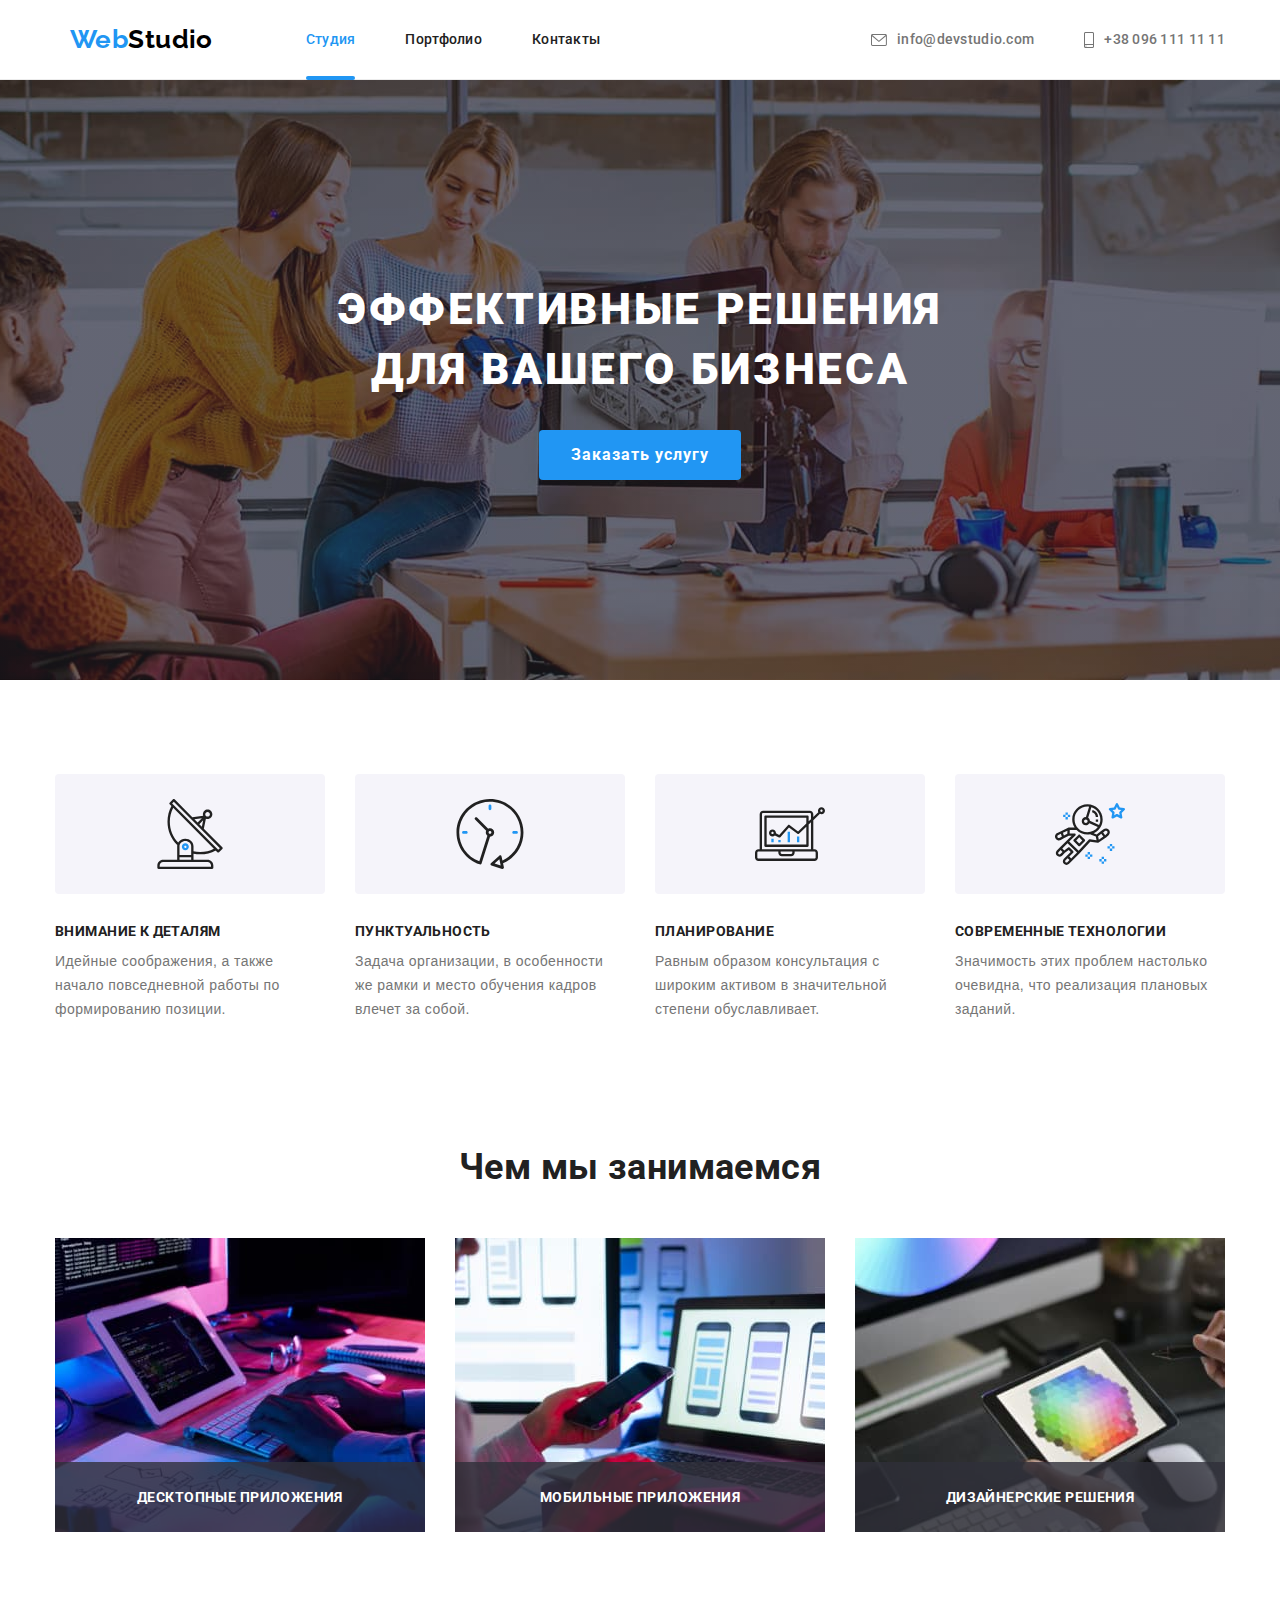
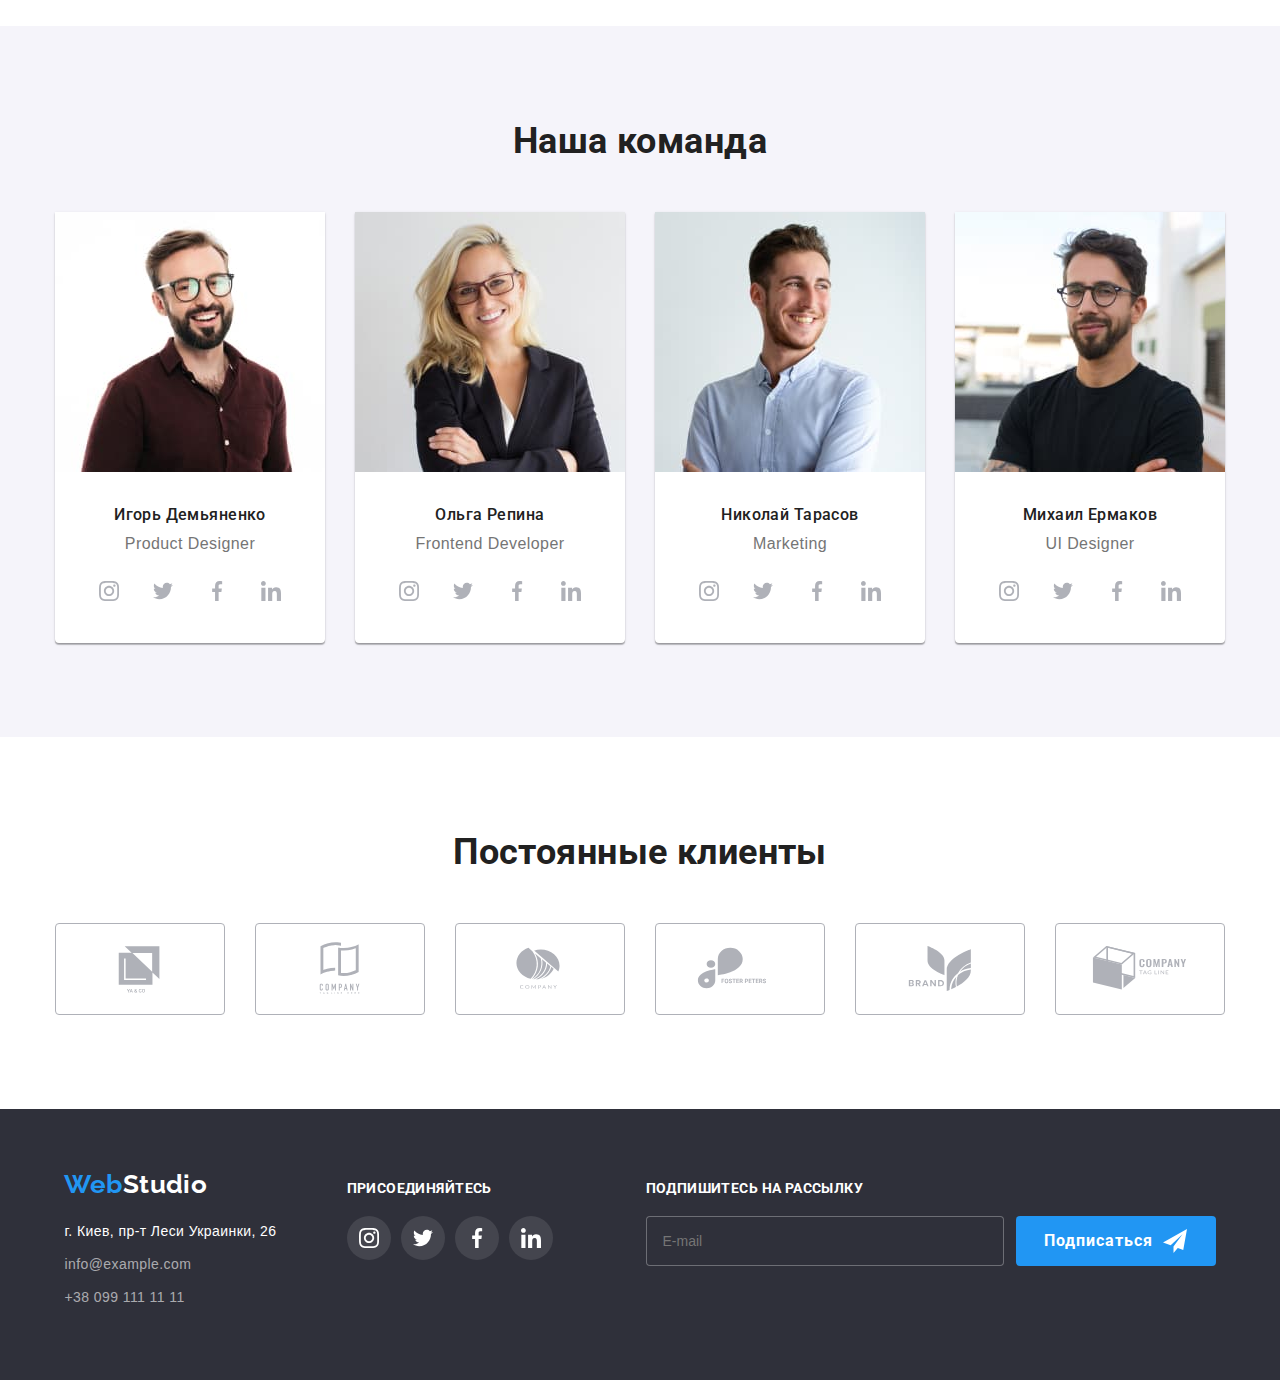
<file: index.html>
<!DOCTYPE html>
<html lang="ru">
  <head>
    <meta charset="UTF-8" />
    <meta name="viewport" content="width=device-width, initial-scale=1.0" />
    <title>WebStudio- эффективные решения для вашего бизнеса</title>
    <link rel="preconnect" href="https://fonts.googleapis.com" />
    <link rel="preconnect" href="https://fonts.gstatic.com" crossorigin />
    <link
      href="https://fonts.googleapis.com/css2?family=Raleway:wght@700&family=Roboto:wght@400;500;700;900&display=swap"
      rel="stylesheet"
    />
    <link
      rel="stylesheet"
      href="https://cdnjs.cloudflare.com/ajax/libs/modern-normalize/1.1.0/modern-normalize.min.css"
    />
    <link rel="stylesheet" href="./css/main.min.css" />
  </head>
  <body>
    <!--Хеддер -->
    <header class="header">
      <button
        type="button"
        class="main-nav__button"
        aria-expanded="false"
        aria-controls="mobile-menu"
        data-menu-button
      >
        <svg width="40" height="40" aria-label="Переключатель мобильного меню">
          <use
            class="icon-cross"
            href="./images/icons.svg#header-menuclose"
          ></use>
          <use
            class="icon-menu"
            href="./images/icons.svg#header-menuopen"
          ></use>
        </svg>
      </button>
      <!-- Mobile menu -->
      <div class="mobile-menu" id="mobile-menu" data-menu>
        <div class="mobile-nav">
          <ul class="mobile-nav__list">
            <li class="mobile-nav__item">
              <a
                class="mobile-nav__link mobile-nav__link--current"
                href="./index.html"
                >Студия</a
              >
            </li>
            <li class="mobile-nav__item">
              <a class="mobile-nav__link" href="./portfolio.html">Портфолио</a>
            </li>
            <li class="mobile-nav__item">
              <a class="mobile-nav__link" href="/">Контакты</a>
            </li>
          </ul>
          <ul class="mobile-contacts__menu">
            <li class="mobile-contacts__item">
              <a class="mobile-contacts__link--phone" href="tel:+380961111111">
                +38 096 111 11 11</a
              >
            </li>
            <li class="mobile-contacts__item">
              <a class="mobile-contacts__link" href="mailto:info@devstudio.com">
                info@devstudio.com</a
              >
            </li>
          </ul>
          <ul class="mobile__social">
            <li class="mobile__social-btn">
              <a class="mobile__social-link" href="#">Instagram</a>
            </li>
            <li class="mobile__social-btn">
              <a class="mobile__social-link" href="#">Twitter</a>
            </li>
            <li class="mobile__social-btn">
              <a class="mobile__social-link" href="#">Facebook</a>
            </li>
            <li class="mobile__social-btn">
              <a class="mobile__social-link" href="#">LinkedIn</a>
            </li>
          </ul>
        </div>
      </div>
      <!-- Main menu -->
      <div class="container main-nav">
        <a class="logo logo--header" href="/">
          <span class="logo--accent">Web</span>Studio</a
        >
        <nav class="main-nav__menu">
          <ul class="main-nav__list">
            <li class="main-nav__item">
              <a
                class="main-nav__link main-nav__link--current"
                href="./index.html"
                >Студия</a
              >
            </li>
            <li class="main-nav__item">
              <a class="main-nav__link" href="./portfolio.html">Портфолио</a>
            </li>
            <li class="main-nav__item">
              <a class="main-nav__link" href="/">Контакты</a>
            </li>
          </ul>
        </nav>
        <ul class="main-contacts__menu">
          <li class="main-contacts__item">
            <a class="main-contacts__link" href="mailto:info@devstudio.com">
              <svg class="main-contacts__icon" width="16px" height="12px">
                <use href="./images/icons.svg#envelope"></use>
              </svg>
              info@devstudio.com</a
            >
          </li>
          <li class="main-contacts__item">
            <a class="main-contacts__link" href="tel:+380961111111">
              <svg class="main-contacts__icon" width="10px" height="16px">
                <use href="./images/icons.svg#smartphone"></use>
              </svg>
              +38 096 111 11 11</a
            >
          </li>
        </ul>
      </div>
    </header>
    <main>
      <!-- Главная секция -->
      <section class="main-section">
        <div class="container">
          <h1 class="main-section__title">
            Эффективные решения<br />для вашего бизнеса
          </h1>
          <button class="main-section__button" type="button" data-modal-open>
            Заказать услугу
          </button>
        </div>
        <div class="backdrop is-hidden" data-modal>
          <div class="modal">
            <button class="modal__button--close" data-modal-close>
              <svg class="modal__icon--close" width="11px" height="11px">
                <use href="./images/icons.svg#close-modal"></use>
              </svg>
            </button>
            <form class="main-form">
              <p class="main-form__title">
                Оставьте свои данные, мы вам перезвоним
              </p>
              <div class="main-form__field">
                <label
                  for="name"
                  class="main-form__label main-form__label--first"
                  >Имя</label
                >
                <input
                  type="text"
                  class="main-form__input"
                  name="name"
                  id="name"
                />
                <svg class="main-form__icon" width="18px" height="18px">
                  <use href="./images/icons.svg#name-icon"></use>
                </svg>
              </div>
              <div class="main-form__field">
                <label for="phone" class="main-form__label">Телефон</label>
                <input
                  type="tel"
                  class="main-form__input"
                  name="phone-number"
                  id="phone"
                />
                <svg class="main-form__icon" width="18px" height="18px">
                  <use href="./images/icons.svg#phone-icon"></use>
                </svg>
              </div>
              <div class="main-form__field">
                <label for="email" class="main-form__label">Почта</label>
                <input
                  type="email"
                  class="main-form__input"
                  name="email"
                  id="email"
                />
                <svg class="main-form__icon" width="18px" height="18px">
                  <use href="./images/icons.svg#email-icon"></use>
                </svg>
              </div>
              <div class="main-form__field">
                <label for="comment" class="main-form__label"
                  >Комментарий</label
                >
                <textarea
                  class="main-form__comment"
                  name="comment"
                  id="comment"
                  placeholder="Введите текст"
                ></textarea>
              </div>
              <div class="main-form__agreement">
                <label for="agreement" class="main-form__agreement-label">
                  <input
                    class="main-form__agreement-checkbox"
                    type="checkbox"
                    name="agreement"
                    id="agreement"
                  />
                  <span class="main-form__icon--border">
                    <svg width="16px" height="15px">
                      <use href="./images/icons.svg#icon-check"></use>
                    </svg>
                  </span>
                  Соглашаюсь с рассылкой и принимаю
                  <a href="#">Условия договора</a>
                </label>
              </div>
              <button type="submit" class="main-form__button--submit">
                Отправить
              </button>
            </form>
          </div>
        </div>
      </section>
      <!-- Наши преимущества -->
      <section class="benefits">
        <div class="container">
          <h2 class="visually-hidden">Наши преимущества</h2>
          <ul class="benefits__list">
            <li class="benefits__list-item">
              <div class="benefits__icon">
                <svg width="70px" height="70px">
                  <use href="./images/icons.svg#benefits1"></use>
                </svg>
              </div>
              <h3 class="benefits__title">Внимание к деталям</h3>
              <p class="benefits__text">
                Идейные соображения, а также начало повседневной работы по
                формированию позиции.
              </p>
            </li>
            <li class="benefits__list-item">
              <div class="benefits__icon">
                <svg width="70px" height="70px">
                  <use href="./images/icons.svg#benefits2"></use>
                </svg>
              </div>
              <h3 class="benefits__title">Пунктуальность</h3>
              <p class="benefits__text">
                Задача организации, в особенности же рамки и место обучения
                кадров влечет за собой.
              </p>
            </li>
            <li class="benefits__list-item">
              <div class="benefits__icon">
                <svg width="70px" height="70px">
                  <use href="./images/icons.svg#benefits3"></use>
                </svg>
              </div>
              <h3 class="benefits__title">Планирование</h3>
              <p class="benefits__text">
                Равным образом консультация с широким активом в значительной
                степени обуславливает.
              </p>
            </li>
            <li class="benefits__list-item">
              <div class="benefits__icon">
                <svg width="70px" height="70px">
                  <use href="./images/icons.svg#benefits4"></use>
                </svg>
              </div>
              <h3 class="benefits__title">Современные технологии</h3>
              <p class="benefits__text">
                Значимость этих проблем настолько очевидна, что реализация
                плановых заданий.
              </p>
            </li>
          </ul>
        </div>
      </section>
      <!-- Чем мы занимаемся -->
      <section class="doing">
        <div class="container">
          <h2 class="section__title">Чем мы занимаемся</h2>
          <ul class="doing__list">
            <li class="doing__item">
              <div class="doing__thumb">
                <p class="doing__thumb-text">Десктопные приложения</p>
                <img
                  class="doing__photo"
                  src="images/box1.jpg"
                  alt="Рабочее место за компьютером"
                  width="370"
                />
              </div>
            </li>
            <li class="doing__item">
              <div class="doing__thumb">
                <p class="doing__thumb-text">Мобильные приложения</p>
                <img
                  class="doing__photo"
                  src="images/box2.jpg"
                  alt="Телефон в руке"
                  width="370"
                />
              </div>
            </li>
            <li class="doing__item">
              <div class="doing__thumb">
                <p class="doing__thumb-text">Дизайнерские решения</p>
                <img
                  class="doing__photo"
                  src="images/box3.jpg"
                  alt="Планшет с графическим рисунком в руках"
                  width="370"
                />
              </div>
            </li>
          </ul>
        </div>
      </section>
      <!-- Наша команда -->
      <section class="command">
        <div class="container">
          <h2 class="section__title section__title--command">Наша команда</h2>
          <ul class="command__list">
            <li class="command__item">
              <img
                class="command__photo"
                srcset="./images/command1-1.jpg 1x, ./images/command1-2.jpg 2x"
                src="./images/command1-1.jpg"
                alt="Фото Игоря Демьяненко"
                width="270"
              />
              <h3 class="command__name">Игорь Демьяненко</h3>
              <p class="command__profession">Product Designer</p>
              <ul class="social-media">
                <li class="social-media__buttons">
                  <a class="social-media__link" href="#">
                    <svg width="20px" height="20px">
                      <use href="./images/icons.svg#instagram"></use>
                    </svg>
                  </a>
                </li>
                <li class="social-media__buttons">
                  <a class="social-media__link" href="#">
                    <svg width="20px" height="20px">
                      <use href="./images/icons.svg#twitter"></use>
                    </svg>
                  </a>
                </li>
                <li class="social-media__buttons">
                  <a class="social-media__link" href="#">
                    <svg width="20px" height="20px">
                      <use href="./images/icons.svg#facebook"></use>
                    </svg>
                  </a>
                </li>
                <li class="social-media__buttons">
                  <a class="social-media__link" href="#">
                    <svg width="20px" height="20px">
                      <use href="./images/icons.svg#linkedin"></use>
                    </svg>
                  </a>
                </li>
              </ul>
            </li>
            <li class="command__item">
              <img
                class="command__photo"
                srcset="./images/command2-1.jpg 1x, ./images/command2-2.jpg 2x"
                src="./images/command2-1.jpg"
                alt="Фото Ольги Репиной"
                width="270"
              />
              <h3 class="command__name">Ольга Репина</h3>
              <p class="command__profession">Frontend Developer</p>
              <ul class="social-media">
                <li class="social-media__buttons">
                  <a class="social-media__link" href="#">
                    <svg width="20px" height="20px">
                      <use href="./images/icons.svg#instagram"></use>
                    </svg>
                  </a>
                </li>
                <li class="social-media__buttons">
                  <a class="social-media__link" href="#">
                    <svg width="20px" height="20px">
                      <use href="./images/icons.svg#twitter"></use>
                    </svg>
                  </a>
                </li>
                <li class="social-media__buttons">
                  <a class="social-media__link" href="#">
                    <svg width="20px" height="20px">
                      <use href="./images/icons.svg#facebook"></use>
                    </svg>
                  </a>
                </li>
                <li class="social-media__buttons">
                  <a class="social-media__link" href="#">
                    <svg width="20px" height="20px">
                      <use href="./images/icons.svg#linkedin"></use>
                    </svg>
                  </a>
                </li>
              </ul>
            </li>
            <li class="command__item">
              <img
                class="command__photo"
                srcset="./images/command3-1.jpg 1x, ./images/command3-2.jpg 2x"
                src="./images/command3-1.jpg"
                alt="Фото Николая Тарасова"
                width="270"
              />
              <h3 class="command__name">Николай Тарасов</h3>
              <p class="command__profession">Marketing</p>
              <ul class="social-media">
                <li class="social-media__buttons">
                  <a class="social-media__link" href="#">
                    <svg width="20px" height="20px">
                      <use href="./images/icons.svg#instagram"></use>
                    </svg>
                  </a>
                </li>
                <li class="social-media__buttons">
                  <a class="social-media__link" href="#">
                    <svg width="20px" height="20px">
                      <use href="./images/icons.svg#twitter"></use>
                    </svg>
                  </a>
                </li>
                <li class="social-media__buttons">
                  <a class="social-media__link" href="#">
                    <svg width="20px" height="20px">
                      <use href="./images/icons.svg#facebook"></use>
                    </svg>
                  </a>
                </li>
                <li class="social-media__buttons">
                  <a class="social-media__link" href="#">
                    <svg width="20px" height="20px">
                      <use href="./images/icons.svg#linkedin"></use>
                    </svg>
                  </a>
                </li>
              </ul>
            </li>
            <li class="command__item">
              <img
                class="command__photo"
                srcset="./images/command4-1.jpg 1x, ./images/command4-2.jpg 2x"
                src="./images/command4-1.jpg"
                alt="Фото Михаила Ермакова"
                width="270"
              />
              <h3 class="command__name">Михаил Ермаков</h3>
              <p class="command__profession">UI Designer</p>
              <ul class="social-media">
                <li class="social-media__buttons">
                  <a class="social-media__link" href="#">
                    <svg width="20px" height="20px">
                      <use href="./images/icons.svg#instagram"></use>
                    </svg>
                  </a>
                </li>
                <li class="social-media__buttons">
                  <a class="social-media__link" href="#">
                    <svg width="20px" height="20px">
                      <use href="./images/icons.svg#twitter"></use>
                    </svg>
                  </a>
                </li>
                <li class="social-media__buttons">
                  <a class="social-media__link" href="#">
                    <svg width="20px" height="20px">
                      <use href="./images/icons.svg#facebook"></use>
                    </svg>
                  </a>
                </li>
                <li class="social-media__buttons">
                  <a class="social-media__link" href="#">
                    <svg width="20px" height="20px">
                      <use href="./images/icons.svg#linkedin"></use>
                    </svg>
                  </a>
                </li>
              </ul>
            </li>
          </ul>
        </div>
      </section>
      <!-- Постоянные клиенты -->
      <section class="clients">
        <div class="container">
          <h2 class="section__title section__title--clients">
            Постоянные клиенты
          </h2>
          <ul class="clients">
            <li class="clients__item">
              <a class="clients__link" href="#">
                <svg width="106px" height="60px">
                  <use href="./images/icons.svg#client1"></use>
                </svg>
              </a>
            </li>
            <li class="clients__item">
              <a class="clients__link" href="#">
                <svg width="106px" height="60px">
                  <use href="./images/icons.svg#client2"></use>
                </svg>
              </a>
            </li>
            <li class="clients__item">
              <a class="clients__link" href="#">
                <svg width="106px" height="60px">
                  <use href="./images/icons.svg#client3"></use>
                </svg>
              </a>
            </li>
            <li class="clients__item">
              <a class="clients__link" href="#">
                <svg width="106px" height="60px">
                  <use href="./images/icons.svg#client4"></use>
                </svg>
              </a>
            </li>
            <li class="clients__item">
              <a class="clients__link" href="#">
                <svg width="106px" height="60px">
                  <use href="./images/icons.svg#client5"></use>
                </svg>
              </a>
            </li>
            <li class="clients__item">
              <a class="clients__link" href="#">
                <svg width="106px" height="60px">
                  <use href="./images/icons.svg#client6"></use>
                </svg>
              </a>
            </li>
          </ul>
        </div>
      </section>
    </main>
    <!-- Футер -->
    <footer>
      <div class="container footer">
        <div class="footer__tablet">
          <div class="address">
            <a class="logo logo--footer" href="/"
              ><span class="logo--accent">Web</span>Studio</a
            >
            <address>
              <ul class="address-list">
                <li class="address-list__item">
                  г. Киев, пр-т Леси Украинки, 26
                </li>
                <li class="address-list__item">
                  <a class="address__link" href="mailto:info@example.com"
                    >info@example.com</a
                  >
                </li>
                <li class="address-list__item">
                  <a class="address__link" href="tel:+380991111111"
                    >+38 099 111 11 11</a
                  >
                </li>
              </ul>
            </address>
          </div>
          <div class="join-btns">
            <strong class="join-btns__title">Присоединяйтесь</strong>
            <ul class="join-btns__list">
              <li class="join-btns__item">
                <a class="join-btns__link" href="#">
                  <svg width="20px" height="20px">
                    <use href="./images/icons.svg#instagram"></use>
                  </svg>
                </a>
              </li>
              <li class="join-btns__item">
                <a class="join-btns__link" href="#">
                  <svg width="20px" height="20px">
                    <use href="./images/icons.svg#twitter"></use>
                  </svg>
                </a>
              </li>
              <li class="join-btns__item">
                <a class="join-btns__link" href="#">
                  <svg width="20px" height="20px">
                    <use href="./images/icons.svg#facebook"></use>
                  </svg>
                </a>
              </li>
              <li class="join-btns__item">
                <a class="join-btns__link" href="#">
                  <svg width="20px" height="20px">
                    <use href="./images/icons.svg#linkedin"></use>
                  </svg>
                </a>
              </li>
            </ul>
          </div>
        </div>
        <div class="subscribe">
          <strong class="subscribe__title">Подпишитесь на рассылку</strong>
          <form class="subscribe__form">
            <label for="email2"></label>
            <input
              class="subscribe__input"
              type="email"
              name="email"
              id="email2"
              placeholder="E-mail"
            />
            <button class="subscribe__button" type="submit">
              Подписаться
              <svg class="subscribe__icon" width="24px" height="24px">
                <use href="./images/icons.svg#icon-send"></use>
              </svg>
            </button>
          </form>
        </div>
      </div>
    </footer>
    <script src="./js/modal.js"></script>
    <script src="./js/menu.js"></script>
  </body>
</html>
</file>
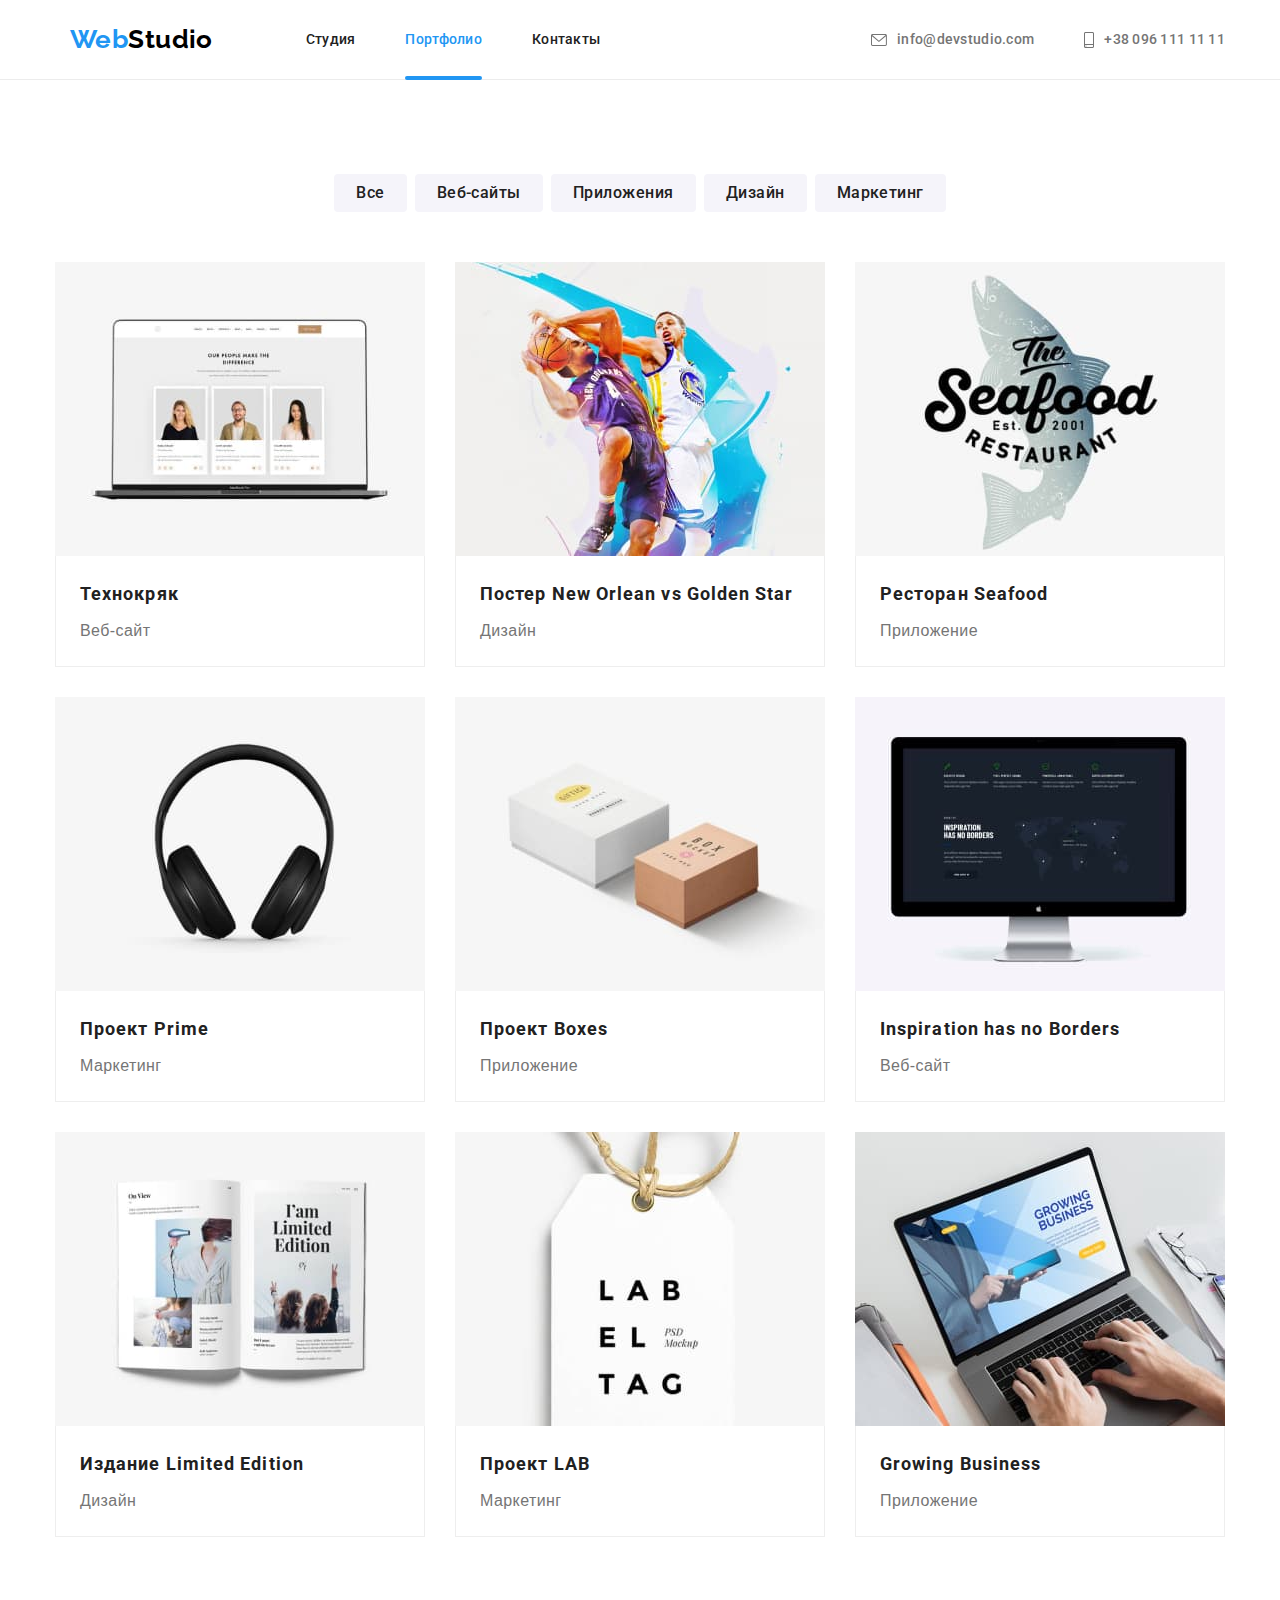
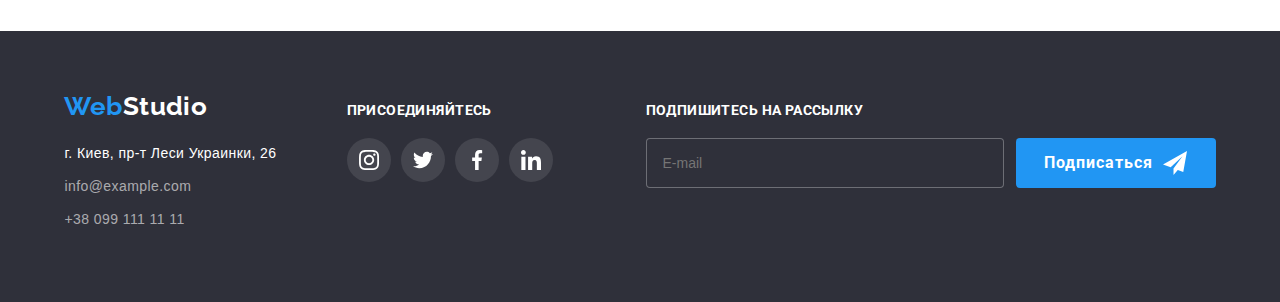
<file: portfolio.html>
<!DOCTYPE html>
<html lang="ru">
  <head>
    <meta charset="UTF-8" />
    <meta name="viewport" content="width=device-width, initial-scale=1.0" />
    <title>WebStudio- эффективные решения для вашего бизнеса</title>
    <link rel="preconnect" href="https://fonts.googleapis.com" />
    <link rel="preconnect" href="https://fonts.gstatic.com" crossorigin />
    <link
      href="https://fonts.googleapis.com/css2?family=Raleway:wght@700&family=Roboto:wght@400;500;700;900&display=swap"
      rel="stylesheet"
    />
    <link
      rel="stylesheet"
      href="https://cdnjs.cloudflare.com/ajax/libs/modern-normalize/1.1.0/modern-normalize.min.css"
    />
    <link rel="stylesheet" href="./css/main.min.css" />
  </head>
  <body>
    <header class="header">
      <button
        type="button"
        class="main-nav__button"
        aria-expanded="false"
        aria-controls="mobile-menu"
        data-menu-button
      >
        <svg width="40" height="40" aria-label="Переключатель мобильного меню">
          <use
            class="icon-cross"
            href="./images/icons.svg#header-menuclose"
          ></use>
          <use
            class="icon-menu"
            href="./images/icons.svg#header-menuopen"
          ></use>
        </svg>
      </button>
      <!-- Mobile menu -->
      <div class="mobile-menu" id="mobile-menu" data-menu>
        <div class="mobile-nav">
          <ul class="mobile-nav__list">
            <li class="mobile-nav__item">
              <a class="mobile-nav__link" href="./index.html">Студия</a>
            </li>
            <li class="mobile-nav__item">
              <a
                class="mobile-nav__link mobile-nav__link--current"
                href="./portfolio.html"
                >Портфолио</a
              >
            </li>
            <li class="mobile-nav__item">
              <a class="mobile-nav__link" href="/">Контакты</a>
            </li>
          </ul>
          <ul class="mobile-contacts__menu">
            <li class="mobile-contacts__item">
              <a class="mobile-contacts__link--phone" href="tel:+380961111111">
                +38 096 111 11 11</a
              >
            </li>
            <li class="mobile-contacts__item">
              <a class="mobile-contacts__link" href="mailto:info@devstudio.com">
                info@devstudio.com</a
              >
            </li>
          </ul>
          <ul class="mobile__social">
            <li class="mobile__social-btn">
              <a class="mobile__social-link" href="#">Instagram</a>
            </li>
            <li class="mobile__social-btn">
              <a class="mobile__social-link" href="#">Twitter</a>
            </li>
            <li class="mobile__social-btn">
              <a class="mobile__social-link" href="#">Facebook</a>
            </li>
            <li class="mobile__social-btn">
              <a class="mobile__social-link" href="#">LinkedIn</a>
            </li>
          </ul>
        </div>
      </div>
      <!-- Main menu -->
      <div class="container main-nav">
        <a class="logo logo--header" href="/">
          <span class="logo--accent">Web</span>Studio</a
        >
        <nav class="main-nav__menu">
          <ul class="main-nav__list">
            <li class="main-nav__item">
              <a class="main-nav__link" href="./index.html">Студия</a>
            </li>
            <li class="main-nav__item">
              <a
                class="main-nav__link main-nav__link--current"
                href="./portfolio.html"
                >Портфолио</a
              >
            </li>
            <li class="main-nav__item">
              <a class="main-nav__link" href="/">Контакты</a>
            </li>
          </ul>
        </nav>
        <ul class="main-contacts__menu">
          <li class="main-contacts__item">
            <a class="main-contacts__link" href="mailto:info@devstudio.com">
              <svg class="main-contacts__icon" width="16px" height="12px">
                <use href="./images/icons.svg#envelope"></use>
              </svg>
              info@devstudio.com</a
            >
          </li>
          <li class="main-contacts__item">
            <a class="main-contacts__link" href="tel:+380961111111">
              <svg class="main-contacts__icon" width="10px" height="16px">
                <use href="./images/icons.svg#smartphone"></use>
              </svg>
              +38 096 111 11 11</a
            >
          </li>
        </ul>
      </div>
    </header>
    <main>
      <section class="portfolio">
        <div class="container">
          <h1 class="visually-hidden">Наши работы</h1>
          <div class="portfolio-btns">
            <button class="portfolio-btns__button" type="button">Все</button>
            <button class="portfolio-btns__button" type="button">
              Веб-сайты
            </button>
            <button class="portfolio-btns__button" type="button">
              Приложения
            </button>
            <button class="portfolio-btns__button" type="button">Дизайн</button>
            <button class="portfolio-btns__button" type="button">
              Маркетинг
            </button>
          </div>
          <ul class="portfolio-list">
            <li class="portfolio-list__item">
              <a class="portfolio-list__link" href="#">
                <div class="portfolio-list__thumb">
                  <picture>
                    <source
                      srcset="
                        ./images/portfolio-desktop1.jpg   1x,
                        ./images/portfolio-desktop12x.jpg 2x
                      "
                      media="(min-width: 1200px)"
                    />
                    <source
                      srcset="
                        ./images/portfolio-tab1.jpg   1x,
                        ./images/portfolio-tab12x.jpg 2x
                      "
                      media="(min-width: 768px)"
                    />
                    <source
                      srcset="
                        ./images/portfolio-mobile1.jpg   1x,
                        ./images/portfolio-mobile12x.jpg 2x
                      "
                      media="(max-width: 767px)"
                    />
                    <img
                      class="portfolio-list__photo"
                      src="./images/portfolio-mobile1.jpg"
                      alt="Веб-сайт"
                    />
                  </picture>
                  <p class="potfolio-list__thumb--description">
                    Ресурс предлагает комплексные предложения с разным уровнем
                    функционала и сервисов. Все это позволит посетителю получить
                    исчерпывающие сведения о компании или частном лице.
                  </p>
                </div>
                <div class="portfolio-list__text portfolio-list__text--larger">
                  <h2 class="portfolio-list__title">Технокряк</h2>
                  <p class="portfolio-list__description">Веб-сайт</p>
                </div>
              </a>
            </li>
            <li class="portfolio-list__item">
              <a class="portfolio-list__link" href="#">
                <div class="portfolio-list__thumb">
                  <picture>
                    <source
                      srcset="
                        ./images/portfolio-desktop2.jpg   1x,
                        ./images/portfolio-desktop22x.jpg 2x
                      "
                      media="(min-width: 1200px)"
                    />
                    <source
                      srcset="
                        ./images/portfolio-tab2.jpg   1x,
                        ./images/portfolio-tab22x.jpg 2x
                      "
                      media="(min-width: 768px)"
                    />
                    <source
                      srcset="
                        ./images/portfolio-mobile2.jpg   1x,
                        ./images/portfolio-mobile22x.jpg 2x
                      "
                      media="(max-width: 767px)"
                    />
                    <img
                      class="portfolio-list__photo"
                      src="./images/portfolio-mobile2.jpg"
                      alt="Дизайн"
                    />
                  </picture>
                  <p class="potfolio-list__thumb--description">
                    Ресурс предлагает комплексные предложения с разным уровнем
                    функционала и сервисов. Все это позволит посетителю получить
                    исчерпывающие сведения о компании или частном лице.
                  </p>
                </div>
                <div class="portfolio-list__text portfolio-list__text--larger">
                  <h2 class="portfolio-list__title">
                    Постер New Orlean vs Golden Star
                  </h2>
                  <p class="portfolio-list__description">Дизайн</p>
                </div>
              </a>
            </li>
            <li class="portfolio-list__item">
              <a class="portfolio-list__link" href="#">
                <div class="portfolio-list__thumb">
                  <picture>
                    <source
                      srcset="
                        ./images/portfolio-desktop3.jpg   1x,
                        ./images/portfolio-desktop32x.jpg 2x
                      "
                      media="(min-width: 1200px)"
                    />
                    <source
                      srcset="
                        ./images/portfolio-tab3.jpg   1x,
                        ./images/portfolio-tab32x.jpg 2x
                      "
                      media="(min-width: 768px)"
                    />
                    <source
                      srcset="
                        ./images/portfolio-mobile3.jpg   1x,
                        ./images/portfolio-mobile32x.jpg 2x
                      "
                      media="(max-width: 767px)"
                    />
                    <img
                      class="portfolio-list__photo"
                      src="./images/portfolio-mobile3.jpg"
                      alt="Приложение"
                    />
                  </picture>
                  <p class="potfolio-list__thumb--description">
                    Ресурс предлагает комплексные предложения с разным уровнем
                    функционала и сервисов. Все это позволит посетителю получить
                    исчерпывающие сведения о компании или частном лице.
                  </p>
                </div>
                <div class="portfolio-list__text">
                  <h2 class="portfolio-list__title">Ресторан Seafood</h2>
                  <p class="portfolio-list__description">Приложение</p>
                </div>
              </a>
            </li>
            <li class="portfolio-list__item">
              <a class="portfolio-list__link" href="#">
                <div class="portfolio-list__thumb">
                  <picture>
                    <source
                      srcset="
                        ./images/portfolio-desktop4.jpg   1x,
                        ./images/portfolio-desktop42x.jpg 2x
                      "
                      media="(min-width: 1200px)"
                    />
                    <source
                      srcset="
                        ./images/portfolio-tab4.jpg   1x,
                        ./images/portfolio-tab42x.jpg 2x
                      "
                      media="(min-width: 768px)"
                    />
                    <source
                      srcset="
                        ./images/portfolio-mobile4.jpg   1x,
                        ./images/portfolio-mobile42x.jpg 2x
                      "
                      media="(max-width: 767px)"
                    />
                    <img
                      class="portfolio-list__photo"
                      src="./images/portfolio-mobile4.jpg"
                      alt="Маркетинг"
                    />
                  </picture>
                  <p class="potfolio-list__thumb--description">
                    Ресурс предлагает комплексные предложения с разным уровнем
                    функционала и сервисов. Все это позволит посетителю получить
                    исчерпывающие сведения о компании или частном лице.
                  </p>
                </div>
                <div class="portfolio-list__text">
                  <h2 class="portfolio-list__title">Проект Prime</h2>
                  <p class="portfolio-list__description">Маркетинг</p>
                </div>
              </a>
            </li>
            <li class="portfolio-list__item">
              <a class="portfolio-list__link" href="#">
                <div class="portfolio-list__thumb">
                  <picture>
                    <source
                      srcset="
                        ./images/portfolio-desktop5.jpg   1x,
                        ./images/portfolio-desktop52x.jpg 2x
                      "
                      media="(min-width: 1200px)"
                    />
                    <source
                      srcset="
                        ./images/portfolio-tab5.jpg   1x,
                        ./images/portfolio-tab52x.jpg 2x
                      "
                      media="(min-width: 768px)"
                    />
                    <source
                      srcset="
                        ./images/portfolio-mobile5.jpg   1x,
                        ./images/portfolio-mobile52x.jpg 2x
                      "
                      media="(max-width: 767px)"
                    />
                    <img
                      class="portfolio-list__photo"
                      src="./images/portfolio-mobile5.jpg"
                      alt="Приложение"
                    />
                  </picture>
                  <p class="potfolio-list__thumb--description">
                    Ресурс предлагает комплексные предложения с разным уровнем
                    функционала и сервисов. Все это позволит посетителю получить
                    исчерпывающие сведения о компании или частном лице.
                  </p>
                </div>
                <div class="portfolio-list__text">
                  <h2 class="portfolio-list__title">Проект Boxes</h2>
                  <p class="portfolio-list__description">Приложение</p>
                </div>
              </a>
            </li>
            <li class="portfolio-list__item">
              <a class="portfolio-list__link" href="#">
                <div class="portfolio-list__thumb">
                  <picture>
                    <source
                      srcset="
                        ./images/portfolio-desktop6.jpg   1x,
                        ./images/portfolio-desktop62x.jpg 2x
                      "
                      media="(min-width: 1200px)"
                    />
                    <source
                      srcset="
                        ./images/portfolio-tab6.jpg   1x,
                        ./images/portfolio-tab62x.jpg 2x
                      "
                      media="(min-width: 768px)"
                    />
                    <source
                      srcset="
                        ./images/portfolio-mobile6.jpg   1x,
                        ./images/portfolio-mobile62x.jpg 2x
                      "
                      media="(max-width: 767px)"
                    />
                    <img
                      class="portfolio-list__photo"
                      src="./images/portfolio-mobile6.jpg"
                      alt="Веб-сайт"
                    />
                  </picture>
                  <p class="potfolio-list__thumb--description">
                    Ресурс предлагает комплексные предложения с разным уровнем
                    функционала и сервисов. Все это позволит посетителю получить
                    исчерпывающие сведения о компании или частном лице.
                  </p>
                </div>
                <div class="portfolio-list__text">
                  <h2 class="portfolio-list__title">
                    Inspiration has no Borders
                  </h2>
                  <p class="portfolio-list__description">Веб-сайт</p>
                </div>
              </a>
            </li>
            <li class="portfolio-list__item">
              <a class="portfolio-list__link" href="#">
                <div class="portfolio-list__thumb">
                  <picture>
                    <source
                      srcset="
                        ./images/portfolio-desktop7.jpg   1x,
                        ./images/portfolio-desktop72x.jpg 2x
                      "
                      media="(min-width: 1200px)"
                    />
                    <source
                      srcset="
                        ./images/portfolio-tab7.jpg   1x,
                        ./images/portfolio-tab72x.jpg 2x
                      "
                      media="(min-width: 768px)"
                    />
                    <source
                      srcset="
                        ./images/portfolio-mobile7.jpg   1x,
                        ./images/portfolio-mobile72x.jpg 2x
                      "
                      media="(max-width: 767px)"
                    />
                    <img
                      class="portfolio-list__photo"
                      src="./images/portfolio-mobile7.jpg"
                      alt="Дизайн"
                    />
                  </picture>
                  <p class="potfolio-list__thumb--description">
                    Ресурс предлагает комплексные предложения с разным уровнем
                    функционала и сервисов. Все это позволит посетителю получить
                    исчерпывающие сведения о компании или частном лице.
                  </p>
                </div>
                <div class="portfolio-list__text">
                  <h2 class="portfolio-list__title">Издание Limited Edition</h2>
                  <p class="portfolio-list__description">Дизайн</p>
                </div>
              </a>
            </li>
            <li class="portfolio-list__item">
              <a class="portfolio-list__link" href="#">
                <div class="portfolio-list__thumb">
                  <picture>
                    <source
                      srcset="
                        ./images/portfolio-desktop8.jpg   1x,
                        ./images/portfolio-desktop82x.jpg 2x
                      "
                      media="(min-width: 1200px)"
                    />
                    <source
                      srcset="
                        ./images/portfolio-tab8.jpg   1x,
                        ./images/portfolio-tab82x.jpg 2x
                      "
                      media="(min-width: 768px)"
                    />
                    <source
                      srcset="
                        ./images/portfolio-mobile8.jpg   1x,
                        ./images/portfolio-mobile82x.jpg 2x
                      "
                      media="(max-width: 767px)"
                    />
                    <img
                      class="portfolio-list__photo"
                      src="./images/portfolio-mobile8.jpg"
                      alt="Маркетинг"
                    />
                  </picture>
                  <p class="potfolio-list__thumb--description">
                    Ресурс предлагает комплексные предложения с разным уровнем
                    функционала и сервисов. Все это позволит посетителю получить
                    исчерпывающие сведения о компании или частном лице.
                  </p>
                </div>
                <div class="portfolio-list__text">
                  <h2 class="portfolio-list__title">Проект LAB</h2>
                  <p class="portfolio-list__description">Маркетинг</p>
                </div>
              </a>
            </li>
            <li class="portfolio-list__item">
              <a class="portfolio-list__link" href="#">
                <div class="portfolio-list__thumb">
                  <picture>
                    <source
                      srcset="
                        ./images/portfolio-desktop9.jpg   1x,
                        ./images/portfolio-desktop92x.jpg 2x
                      "
                      media="(min-width: 1200px)"
                    />
                    <source
                      srcset="
                        ./images/portfolio-tab9.jpg   1x,
                        ./images/portfolio-tab92x.jpg 2x
                      "
                      media="(min-width: 768px)"
                    />
                    <source
                      srcset="
                        ./images/portfolio-mobile9.jpg   1x,
                        ./images/portfolio-mobile92x.jpg 2x
                      "
                      media="(max-width: 767px)"
                    />
                    <img
                      class="portfolio-list__photo"
                      src="./images/portfolio-mobile9.jpg"
                      alt="Приложение"
                    />
                  </picture>
                  <p class="potfolio-list__thumb--description">
                    Ресурс предлагает комплексные предложения с разным уровнем
                    функционала и сервисов. Все это позволит посетителю получить
                    исчерпывающие сведения о компании или частном лице.
                  </p>
                </div>
                <div class="portfolio-list__text">
                  <h2 class="portfolio-list__title">Growing Business</h2>
                  <p class="portfolio-list__description">Приложение</p>
                </div>
              </a>
            </li>
          </ul>
        </div>
      </section>
    </main>
    <footer>
      <div class="container footer">
        <div class="footer__tablet">
          <div class="address">
            <a class="logo logo--footer" href="/"
              ><span class="logo--accent">Web</span>Studio</a
            >
            <address>
              <ul class="address-list">
                <li class="address-list__item">
                  г. Киев, пр-т Леси Украинки, 26
                </li>
                <li class="address-list__item">
                  <a class="address__link" href="mailto:info@example.com"
                    >info@example.com</a
                  >
                </li>
                <li class="address-list__item">
                  <a class="address__link" href="tel:+380991111111"
                    >+38 099 111 11 11</a
                  >
                </li>
              </ul>
            </address>
          </div>
          <div class="join-btns">
            <strong class="join-btns__title">Присоединяйтесь</strong>
            <ul class="join-btns__list">
              <li class="join-btns__item">
                <a class="join-btns__link" href="#">
                  <svg width="20px" height="20px">
                    <use href="./images/icons.svg#instagram"></use>
                  </svg>
                </a>
              </li>
              <li class="join-btns__item">
                <a class="join-btns__link" href="#">
                  <svg width="20px" height="20px">
                    <use href="./images/icons.svg#twitter"></use>
                  </svg>
                </a>
              </li>
              <li class="join-btns__item">
                <a class="join-btns__link" href="#">
                  <svg width="20px" height="20px">
                    <use href="./images/icons.svg#facebook"></use>
                  </svg>
                </a>
              </li>
              <li class="join-btns__item">
                <a class="join-btns__link" href="#">
                  <svg width="20px" height="20px">
                    <use href="./images/icons.svg#linkedin"></use>
                  </svg>
                </a>
              </li>
            </ul>
          </div>
        </div>
        <div class="subscribe">
          <strong class="subscribe__title">Подпишитесь на рассылку</strong>
          <form class="subscribe__form">
            <label for="email2"></label>
            <input
              class="subscribe__input"
              type="email"
              name="email"
              id="email2"
              placeholder="E-mail"
            />
            <button class="subscribe__button" type="submit">
              Подписаться
              <svg class="subscribe__icon" width="24px" height="24px">
                <use href="./images/icons.svg#icon-send"></use>
              </svg>
            </button>
          </form>
        </div>
      </div>
    </footer>
    <script src="./js/menu.js"></script>
  </body>
</html>
</file>
<file: css/main.min.css>
@font-face{font-family:Roboto;src:url(//fonts.googleapis.com/css2?family=Raleway:wght@700&family=Roboto:wght@400;500;700;900&display=swap)}body{color:#212121;font-family:"Roboto", sans-serif;font-size:14px;letter-spacing:0.03em;background-color:#fff}* h1,h2,h3,p{margin-top:0;margin-bottom:0}* ul{margin-top:0;margin-bottom:0;padding:0}body li{list-style-type:none}header{border-bottom:1px solid #ececec;max-height:80px}header a{text-decoration:none;display:block}.section__title{font-weight:700;font-size:36px;line-height:1.17;text-align:center;color:#212121;margin-bottom:50px}.logo{display:inline-block;font-family:"Raleway";font-style:normal;font-weight:700;font-size:26px;line-height:1.19;text-decoration:none}.logo--accent{color:#2196f3}.container{padding-left:15px;padding-right:15px;margin-left:auto;margin-right:auto}@media screen and (min-width: 480px){.container{width:480px}}@media screen and (min-width: 768px){.container{width:768px}}@media screen and (min-width: 1200px){.container{width:1200px}}section{padding-top:60px;padding-bottom:60px}@media screen and (min-width: 1200px){section{padding-top:94px;padding-bottom:94px}}.visually-hidden{position:absolute;width:1px;height:1px;margin:-1px;border:0;padding:0;white-space:nowrap;-webkit-clip-path:inset(100%);clip-path:inset(100%);clip:rect(0 0 0 0);overflow:hidden}.logo--header{color:#000;padding-top:24px;padding-bottom:25px;margin-right:93px}@media screen and (max-width: 1199px){.logo--header{display:-webkit-box;display:-ms-flexbox;display:flex;-ms-flex-line-pack:start;align-content:flex-start}}.main-nav{display:-webkit-box;display:-ms-flexbox;display:flex;-webkit-box-align:center;-ms-flex-align:center;align-items:center}.header{position:relative}.main-nav__list,.main-contacts__menu,.main-nav__menu{display:none}nav .main-nav__link--current{color:#2196f3}.main-nav__item{position:relative}.main-nav__item:not(:last-child){margin-right:50px}.main-nav__link--current::after{content:"";position:absolute;left:0;bottom:0;margin-bottom:0;width:100%;height:4px;border-radius:2px;background-color:#2196f3}.main-nav__link{font-style:normal;font-weight:500;line-height:1.14;letter-spacing:0.02em;color:#212121;padding-top:32px;padding-bottom:32px;-webkit-transition:color 250ms cubic-bezier(0.4, 0, 0.2, 1);transition:color 250ms cubic-bezier(0.4, 0, 0.2, 1)}.main-nav__link:hover,.main-nav__link:focus{color:#2196f3}@media (min-width: 480px){.logo--header{margin-left:15px}}@media (min-width: 768px){.main-nav{max-height:80px}.main-nav__list{display:-webkit-box;display:-ms-flexbox;display:flex}header .main-contacts__menu{display:-webkit-box;display:-ms-flexbox;display:flex;-webkit-box-orient:vertical;-webkit-box-direction:normal;-ms-flex-direction:column;flex-direction:column;margin-top:21px;margin-bottom:21px;-webkit-box-pack:right;-ms-flex-pack:right;justify-content:right;margin-left:93px}.main-contacts__item .main-contacts__link{padding:0}.main-contacts__item{text-align:left}.main-contacts__item:not(:last-child){margin-bottom:10px}.main-nav__button{display:none}.main-nav__list,.main-contacts__menu,.main-nav__menu{display:-webkit-box;display:-ms-flexbox;display:flex}}@media (min-width: 1200px){.main-nav{max-height:80px}.main-contacts__link{padding-top:32px;padding-bottom:32px}header .main-contacts__menu{-webkit-box-orient:horizontal;-webkit-box-direction:normal;-ms-flex-direction:row;flex-direction:row;margin-left:auto}header .main-contacts__menu.main-contacts__item{padding:0}.main-contacts__menu .main-contacts__item:not(:last-child){display:block;margin-right:50px;margin-bottom:0}}.main-contacts__item:not(:last-child){margin-right:50px}.main-contacts__menu{margin-left:auto}.main-contacts__link{display:-webkit-box;display:-ms-flexbox;display:flex;-webkit-box-align:center;-ms-flex-align:center;align-items:center;font-style:normal;font-weight:500;line-height:1.14;letter-spacing:0.02em;color:#757575;padding-top:32px;padding-bottom:32px;-webkit-transition:color 250ms cubic-bezier(0.4, 0, 0.2, 1);transition:color 250ms cubic-bezier(0.4, 0, 0.2, 1)}.main-contacts__link:hover,.main-contacts__link:focus{color:#2196f3}.main-contacts__icon{margin-right:10px;fill:#757575;cursor:pointer;-webkit-transition:fill 250ms cubic-bezier(0.4, 0, 0.2, 1);transition:fill 250ms cubic-bezier(0.4, 0, 0.2, 1)}.main-contacts__icon:hover,.main-contacts__icon:focus{fill:#2196f3}.main-section{margin:0 auto;max-width:1600px;background-image:-webkit-gradient(linear, left bottom, left top, from(rgba(47,48,58,0.4)), to(rgba(47,48,58,0.4))),url(../images/hero-mobile.jpg);background-image:linear-gradient(to top, rgba(47,48,58,0.4), rgba(47,48,58,0.4)),url(../images/hero-mobile.jpg);background-color:#2f303a;background-position:center;background-repeat:no-repeat;background-size:cover;text-align:center;min-height:400px}.main-section__title{font-weight:900;font-size:26px;line-height:1.36;letter-spacing:0.06em;text-transform:uppercase;color:#fff;margin-bottom:30px}.main-section__button{font-weight:700;font-size:16px;line-height:1.88;text-align:center;letter-spacing:0.06em;color:#fff;background-color:#2196f3;cursor:pointer;border:none;min-width:200px;border-radius:4px;padding:10px 32px;-webkit-transition:background-color 250ms cubic-bezier(0.4, 0, 0.2, 1);transition:background-color 250ms cubic-bezier(0.4, 0, 0.2, 1)}.main-section__button:hover,.main-section__button:focus{background-color:#188ce8}@media screen and (min-width: 320px){.main-section__title{margin-top:58px}}@media screen and (min-width: 480px){.main-section{padding-top:200px;padding-bottom:200px}.main-section__title{margin-top:0}}@media screen and (max-width: 767px) and (min-device-pixel-ratio: 2), (max-width: 767px) and (-webkit-min-device-pixel-ratio: 2), (max-width: 767px) and (min-resolution: 192dpi), (max-width: 767px) and (min-resolution: 2dppx){.main-section{background-image:-webkit-gradient(linear, left bottom, left top, from(rgba(47,48,58,0.4)), to(rgba(47,48,58,0.4))),url(../images/hero-mobile2x.jpg);background-image:linear-gradient(to top, rgba(47,48,58,0.4), rgba(47,48,58,0.4)),url(../images/hero-mobile2x.jpg)}}@media screen and (min-width: 768px){.main-section{background-image:-webkit-gradient(linear, left bottom, left top, from(rgba(47,48,58,0.4)), to(rgba(47,48,58,0.4))),url(../images/hero-tablet.jpg);background-image:linear-gradient(to top, rgba(47,48,58,0.4), rgba(47,48,58,0.4)),url(../images/hero-tablet.jpg)}}@media screen and (min-width: 768px) and (min-device-pixel-ratio: 2), (min-width: 768px) and (-webkit-min-device-pixel-ratio: 2), (min-width: 768px) and (min-resolution: 192dpi), (min-width: 768px) and (min-resolution: 2dppx){.main-section{background-image:-webkit-gradient(linear, left bottom, left top, from(rgba(47,48,58,0.4)), to(rgba(47,48,58,0.4))),url(../images/hero-tablet2x.jpg);background-image:linear-gradient(to top, rgba(47,48,58,0.4), rgba(47,48,58,0.4)),url(../images/hero-tablet2x.jpg)}}@media screen and (min-width: 1200px){.main-section{background-image:-webkit-gradient(linear, left bottom, left top, from(rgba(47,48,58,0.4)), to(rgba(47,48,58,0.4))),url(../images/hero-desktop.jpg);background-image:linear-gradient(to top, rgba(47,48,58,0.4), rgba(47,48,58,0.4)),url(../images/hero-desktop.jpg)}.main-section__title{font-size:44px}}@media screen and (min-width: 1200px) and (min-device-pixel-ratio: 2), (min-width: 1200px) and (-webkit-min-device-pixel-ratio: 2), (min-width: 1200px) and (min-resolution: 192dpi), (min-width: 1200px) and (min-resolution: 2dppx){.main-section{background-image:-webkit-gradient(linear, left bottom, left top, from(rgba(47,48,58,0.4)), to(rgba(47,48,58,0.4))),url(../images/hero-desktop2x.jpg);background-image:linear-gradient(to top, rgba(47,48,58,0.4), rgba(47,48,58,0.4)),url(../images/hero-desktop2x.jpg)}}.backdrop{position:fixed;width:100%;height:100%;top:0;left:0;background-color:rgba(0,0,0,0.2);opacity:1;z-index:2;-webkit-transition:opacity 250ms cubic-bezier(0.4, 0, 0.2, 1);transition:opacity 250ms cubic-bezier(0.4, 0, 0.2, 1)}.backdrop.is-hidden{opacity:0;pointer-events:none}.backdrop.is-hidden .modal{-webkit-transform:translate(-50%, -50%) scale(0.7);transform:translate(-50%, -50%) scale(0.7)}.modal{position:absolute;top:50%;left:50%;-webkit-transform:translate(-50%, -50%) scale(1);transform:translate(-50%, -50%) scale(1);padding:40px;background-color:#fff;-webkit-transition:-webkit-transform 250ms cubic-bezier(0.4, 0, 0.2, 1);transition:-webkit-transform 250ms cubic-bezier(0.4, 0, 0.2, 1);transition:transform 250ms cubic-bezier(0.4, 0, 0.2, 1);transition:transform 250ms cubic-bezier(0.4, 0, 0.2, 1), -webkit-transform 250ms cubic-bezier(0.4, 0, 0.2, 1);-webkit-box-shadow:0px 1px 3px rgba(0,0,0,0.12),0px 1px 1px rgba(0,0,0,0.14),0px 2px 1px rgba(0,0,0,0.2);box-shadow:0px 1px 3px rgba(0,0,0,0.12),0px 1px 1px rgba(0,0,0,0.14),0px 2px 1px rgba(0,0,0,0.2);border-radius:4px}.modal__button--close{position:absolute;display:-webkit-box;display:-ms-flexbox;display:flex;-webkit-box-align:center;-ms-flex-align:center;align-items:center;-webkit-box-pack:center;-ms-flex-pack:center;justify-content:center;left:490px;top:0;right:0;margin:8px 8px auto auto;top:8px;width:30px;height:30px;border:1px solid rgba(0,0,0,0.1);border-radius:50%;-webkit-box-sizing:border-box;box-sizing:border-box;background-color:#fff;-webkit-transition:fill 250ms cubic-bezier(0.4, 0, 0.2, 1);transition:fill 250ms cubic-bezier(0.4, 0, 0.2, 1);cursor:pointer}.modal__button--close:hover,.modal__button--close:focus{fill:#2196f3}.main-form__title{font-size:20px;text-align:center;letter-spacing:0.03em;color:#212121}.main-form__field{position:relative;display:-webkit-box;display:-ms-flexbox;display:flex;-webkit-box-orient:vertical;-webkit-box-direction:normal;-ms-flex-direction:column;flex-direction:column;-webkit-box-align:start;-ms-flex-align:start;align-items:flex-start}.main-form__label{margin-top:10px;font-size:12px;line-height:1.17;letter-spacing:0.01em;color:#757575}.main-form__label--first{margin-top:12px}.main-form__icon{position:absolute;top:78%;left:12px;-webkit-transform:translateY(-78%);transform:translateY(-78%);-webkit-transition:fill 250ms cubic-bezier(0.4, 0, 0.2, 1);transition:fill 250ms cubic-bezier(0.4, 0, 0.2, 1)}.main-form__input{margin-top:4px;width:100%;cursor:pointer;height:40px;padding-left:42px;border:1px solid rgba(33,33,33,0.2);-webkit-box-sizing:border-box;box-sizing:border-box;border-radius:4px;-webkit-transition:border 250ms cubic-bezier(0.4, 0, 0.2, 1);transition:border 250ms cubic-bezier(0.4, 0, 0.2, 1)}.main-form__input:hover,.main-form__input:focus{border:1px solid #2196f3}.main-form__input:hover+.main-form__icon,.main-form__input:focus+.main-form__icon{fill:#2196f3}.main-form__comment{margin-top:4px;width:100%;height:120px;resize:none;border:1px solid rgba(33,33,33,0.2);-webkit-box-sizing:border-box;box-sizing:border-box;border-radius:4px;padding:12px 16px}.main-form__comment:hover,.main-form__comment:focus{border:1px solid #2196f3}.main-form__agreement{position:relative}.main-form__agreement-label{display:block;margin-left:36px;margin-top:20px;color:#757575;font-size:clamp(8px 1em 14px)}.main-form__agreement-label a{-webkit-text-decoration-line:underline;text-decoration-line:underline;color:#2196f3}.main-form__agreement-checkbox{position:absolute;appearance:none;-webkit-appearance:none;-moz-appearance:none}.main-form__icon--border{position:absolute;display:inline-block;left:12px;top:50%;-webkit-transform:translateY(-50%);transform:translateY(-50%);display:-webkit-box;display:-ms-flexbox;display:flex;-webkit-box-align:center;-ms-flex-align:center;align-items:center;-webkit-box-pack:center;-ms-flex-pack:center;justify-content:center;width:16px;height:15px;border:2px solid #212121;border-radius:2px}.main-form__agreement-checkbox:checked+.main-form__icon--border{background-color:#2196f3;border:2px solid #2196f3}.main-form__button--submit{cursor:pointer;margin-top:40px;width:200px;height:50px;background-color:#2196f3;border-radius:4px;border:none;color:#fff;font-weight:700;font-size:16px;letter-spacing:0.06em;-webkit-box-shadow:0px 1px 3px rgba(0,0,0,0.12),0px 1px 1px rgba(0,0,0,0.14),0px 2px 1px rgba(0,0,0,0.2);box-shadow:0px 1px 3px rgba(0,0,0,0.12),0px 1px 1px rgba(0,0,0,0.14),0px 2px 1px rgba(0,0,0,0.2);-webkit-transition:background-color 250ms cubic-bezier(0.4, 0, 0.2, 1);transition:background-color 250ms cubic-bezier(0.4, 0, 0.2, 1)}.main-form__button--submit:hover,.main-form__button--submit:focus{background-color:#188ce8}@media screen and (max-width: 479px){.modal{min-width:90%}.main-form__agreement-label{font-size:calc(8px + (6 + 6 * 0.7) * ((100vw - 320px) / 1200))}}@media screen and (min-width: 480px) and (max-width: 1199px){.modal{min-width:450px;height:609px;max-width:90%}.main-form__agreement-label{font-size:calc(9px + (5 + 5 * 0.7) * ((100vw - 480px) / 1200))}}@media screen and (min-width: 1200px){.modal{width:528px;height:581px}}.benefits__title{font-weight:700;font-size:14px;line-height:1.14;text-transform:uppercase;color:#212121;margin-bottom:10px}@media screen and (max-width: 767px){.benefits__title{text-align:center}}.benefits__text{line-height:1.71;color:#757575}.benefits__list{display:-webkit-box;display:-ms-flexbox;display:flex;-ms-flex-wrap:wrap;flex-wrap:wrap;-webkit-box-pack:center;-ms-flex-pack:center;justify-content:center}.benefits__icon{display:-webkit-box;display:-ms-flexbox;display:flex;-webkit-box-align:center;-ms-flex-align:center;align-items:center;-webkit-box-pack:center;-ms-flex-pack:center;justify-content:center;margin-bottom:30px;width:100%;height:120px;background-color:#f5f4fa;border-radius:4px}.benefits__list-item{display:block;width:100%;margin-bottom:30px}.benefits__list-item:not(:last-child){margin-bottom:30px}@media (min-width: 480px){.benefits__list-item{max-width:450px}}@media (min-width: 768px){.benefits__list-item{max-width:354px}.benefits__list-item:nth-child(odd){margin-right:30px}.benefits__list-item:nth-last-child(-n+2){margin-bottom:0}}@media (min-width: 1200px){.benefits__list-item{max-width:270px;margin-bottom:0px}.benefits__list-item:not(:last-child){margin-right:30px}}.doing{padding-top:0}@media screen and (max-width: 1199px){.doing{display:none}}.doing__photo,.command-photo{display:block;max-width:100%;height:auto}.doing__list{display:-webkit-box;display:-ms-flexbox;display:flex}.doing__item:not(:last-child){margin-right:30px}.doing__thumb{position:relative;display:-webkit-box;display:-ms-flexbox;display:flex;-webkit-box-pack:center;-ms-flex-pack:center;justify-content:center}.doing__thumb::before{display:inline-block;position:absolute;content:"";bottom:0;left:0;width:100%;height:70px;background-color:rgba(47,48,58,0.8)}.doing__thumb-text{position:absolute;bottom:27px;font-weight:700;text-transform:uppercase;color:#fff}.command{background-color:#f5f4fa}.command__name{font-weight:500;font-size:16px;line-height:1.19;text-align:center;-webkit-columns:#212121;columns:#212121;margin-bottom:10px}.command__profession{font-size:16px;line-height:1.19;text-align:center;color:#757575;margin-bottom:16px}.command__item{background-color:#fff;width:100%;margin-top:30px;border-radius:0px 0px 4px 4px;-webkit-box-shadow:0px 1px 3px rgba(0,0,0,0.12),0px 1px 1px rgba(0,0,0,0.14),0px 2px 1px rgba(0,0,0,0.2);box-shadow:0px 1px 3px rgba(0,0,0,0.12),0px 1px 1px rgba(0,0,0,0.14),0px 2px 1px rgba(0,0,0,0.2)}.command__photo{margin-bottom:30px;width:100%}.command__list{display:-webkit-box;display:-ms-flexbox;display:flex;-ms-flex-wrap:wrap;flex-wrap:wrap;-webkit-box-pack:center;-ms-flex-pack:center;justify-content:center}.social-media{display:-webkit-box;display:-ms-flexbox;display:flex;-webkit-box-align:center;-ms-flex-align:center;align-items:center;-webkit-box-pack:center;-ms-flex-pack:center;justify-content:center;margin-bottom:30px}.social-media__link{display:-webkit-box;display:-ms-flexbox;display:flex;-webkit-box-align:center;-ms-flex-align:center;align-items:center;-webkit-box-pack:center;-ms-flex-pack:center;justify-content:center;width:44px;height:44px;border-radius:50%;fill:#afb1b8;cursor:pointer;-webkit-transition:fill 250ms cubic-bezier(0.4, 0, 0.2, 1),background-color 250ms cubic-bezier(0.4, 0, 0.2, 1);transition:fill 250ms cubic-bezier(0.4, 0, 0.2, 1),background-color 250ms cubic-bezier(0.4, 0, 0.2, 1)}.social-media__link:hover,.social-media__link:focus{background-color:#2196f3;fill:#fff}.social-media__buttons:not(:last-child){margin-right:10px}@media (min-width: 480px){.command__item{width:450px}.section__title--command{margin-bottom:30px}}@media (min-width: 768px){.command__item{width:354px;margin-top:30px}.command__item:nth-child(odd){margin-right:30px}.command__item:nth-last-child(-n+2){margin-bottom:0}}@media (min-width: 1200px){.command__item{margin-top:0;width:270px}.command__item:not(:last-child){margin-right:30px}.section__title--command{margin-bottom:50px}}.clients{display:-webkit-box;display:-ms-flexbox;display:flex;-ms-flex-wrap:wrap;flex-wrap:wrap;-webkit-box-pack:center;-ms-flex-pack:center;justify-content:center}.clients__item{margin-top:30px}.clients__link{display:-webkit-box;display:-ms-flexbox;display:flex;-webkit-box-align:center;-ms-flex-align:center;align-items:center;-webkit-box-pack:center;-ms-flex-pack:center;justify-content:center;width:170px;height:92px;border:1px solid #afb1b8;-webkit-box-sizing:border-box;box-sizing:border-box;border-radius:4px;fill:#afb1b8;cursor:pointer;-webkit-transition:fill 250ms cubic-bezier(0.4, 0, 0.2, 1),border 250ms cubic-bezier(0.4, 0, 0.2, 1);transition:fill 250ms cubic-bezier(0.4, 0, 0.2, 1),border 250ms cubic-bezier(0.4, 0, 0.2, 1)}.clients__link:hover,.clients__link:focus{fill:#2196f3;border:1px solid #2196f3}@media (max-width: 479px){.clients{width:210px;margin:0 auto}.clients__item{margin-right:0px}}@media (min-width: 480px) and (max-width: 767.9px){.clients__item:nth-child(2n+1){margin-right:30px}.section__title--clients{margin-bottom:30px}}@media (min-width: 768px){.clients{-webkit-box-orient:horizontal;-webkit-box-direction:normal;-ms-flex-direction:row;flex-direction:row}.clients__item:not(:nth-child(3n)){margin-right:30px}.section__title--clients{margin-bottom:30px}}@media (min-width: 1200px){.clients__link{width:170px}.clients__item{margin-top:0px}.clients__item:not(:last-child){margin-right:30px}.section__title--clients{margin-bottom:50px}}.logo--footer{color:#fff;margin-bottom:20px}footer{background-color:#2f303a;padding-top:60px;padding-bottom:60px}footer a{font-style:normal;font-weight:400;line-height:1.71;color:rgba(255,255,255,0.6);text-decoration:none;margin-bottom:9px}.footer{display:-webkit-box;display:-ms-flexbox;display:flex;-webkit-box-align:baseline;-ms-flex-align:baseline;align-items:baseline}.address-list__item{font-style:normal;font-weight:400;line-height:1.71;color:#fff}.address-list__item:not(:last-child){margin-bottom:9px}.address__link{-webkit-transition:color 250ms cubic-bezier(0.4, 0, 0.2, 1);transition:color 250ms cubic-bezier(0.4, 0, 0.2, 1)}.address__link:hover,.address__link:focus{color:#2196f3}.join-btns{margin-left:70px}.join-btns__title{display:block;text-transform:uppercase;color:#fff;margin-bottom:20px}.join-btns__list{display:-webkit-box;display:-ms-flexbox;display:flex}.join-btns__link{display:-webkit-box;display:-ms-flexbox;display:flex;-webkit-box-align:center;-ms-flex-align:center;align-items:center;-webkit-box-pack:center;-ms-flex-pack:center;justify-content:center;width:44px;height:44px;border-radius:50%;fill:#fff;background-color:rgba(255,255,255,0.1);cursor:pointer;margin-bottom:0;-webkit-transition:background-color 250ms cubic-bezier(0.4, 0, 0.2, 1);transition:background-color 250ms cubic-bezier(0.4, 0, 0.2, 1)}.join-btns__link:hover,.join-btns__link:focus{background-color:#2196f3}.join-btns__item:not(:last-child){margin-right:10px}.subscribe{display:-webkit-box;display:-ms-flexbox;display:flex;-webkit-box-orient:vertical;-webkit-box-direction:normal;-ms-flex-direction:column;flex-direction:column;margin-left:93px}.subscribe__title{display:block;text-transform:uppercase;color:#fff}.subscribe__form{display:-webkit-box;display:-ms-flexbox;display:flex;margin-top:20px;-webkit-box-align:center;-ms-flex-align:center;align-items:center}.subscribe__button{display:-webkit-box;display:-ms-flexbox;display:flex;-webkit-box-align:center;-ms-flex-align:center;align-items:center;-webkit-box-pack:center;-ms-flex-pack:center;justify-content:center;cursor:pointer;margin-left:12px;width:200px;height:50px;background-color:#2196f3;border:none;border-radius:4px;font-weight:700;font-size:16px;letter-spacing:0.06em;color:#fff}.subscribe__icon{margin-left:10px}.subscribe__input{display:block;max-width:450px;height:50px;border:1px solid rgba(255,255,255,0.3);-webkit-box-sizing:border-box;box-sizing:border-box;border-radius:4px;background-color:#2f303a;color:#fff;padding-left:16px}@media screen and (min-width: 320px){.footer,.subscribe__form{display:-webkit-box;display:-ms-flexbox;display:flex;-webkit-box-align:center;-ms-flex-align:center;align-items:center;-webkit-box-pack:center;-ms-flex-pack:center;justify-content:center;-webkit-box-orient:vertical;-webkit-box-direction:normal;-ms-flex-direction:column;flex-direction:column;text-align:center}.address-list{margin-bottom:60px}.join-btns{margin:0 0 60px 0}.subscribe{text-align:center;margin:0}.subscribe__title,.subscribe__input{margin-bottom:20px}.subscribe__button{margin:0}}@media screen and (min-width: 480px){.footer,.subscribe__form{display:-webkit-box;display:-ms-flexbox;display:flex;-webkit-box-align:center;-ms-flex-align:center;align-items:center;-webkit-box-pack:center;-ms-flex-pack:center;justify-content:center;-webkit-box-orient:vertical;-webkit-box-direction:normal;-ms-flex-direction:column;flex-direction:column;text-align:center}.address-list{margin-bottom:60px}.join-btns{margin:0 0 60px 0}.subscribe{text-align:center;margin:0}.subscribe__title,.subscribe__input{margin-bottom:20px}.subscribe__button{margin:0}}@media (min-width: 768px){.footer__tablet{display:-webkit-box;display:-ms-flexbox;display:flex;-webkit-box-align:baseline;-ms-flex-align:baseline;align-items:baseline;-ms-flex-pack:distribute;justify-content:space-around}.address{display:inline-block}.join-btns{display:inline-block;margin-top:0;margin-left:165px}.subscribe__input{width:450px}}@media (min-width: 1200px){.subscribe{display:-webkit-box;display:-ms-flexbox;display:flex;margin-left:93px;text-align:left}.subscribe__title{display:block;text-transform:uppercase;color:#fff}.subscribe__form{display:-webkit-box;display:-ms-flexbox;display:flex;-webkit-box-orient:horizontal;-webkit-box-direction:normal;-ms-flex-direction:row;flex-direction:row;margin-top:0}.subscribe__input{width:358px;margin-bottom:0}.subscribe__button{margin-left:12px}.footer{display:-webkit-box;display:-ms-flexbox;display:flex;-webkit-box-align:baseline;-ms-flex-align:baseline;align-items:baseline;-webkit-box-orient:horizontal;-webkit-box-direction:normal;-ms-flex-direction:row;flex-direction:row}.address{text-align:left}.join-btns{text-align:left;margin-left:70px}.address-list{margin-bottom:0}}.portfolio-btns{text-align:center;display:-webkit-box;display:-ms-flexbox;display:flex;-webkit-box-pack:center;-ms-flex-pack:center;justify-content:center;-ms-flex-wrap:wrap;flex-wrap:wrap;margin-bottom:25px}.portfolio-btns__button{cursor:pointer;font-family:"Roboto", sans-serif;font-weight:500;font-size:16px;line-height:1.63;text-align:center;letter-spacing:0.03em;color:#212121;background-color:#f5f4fa;border-radius:4px;border:none;padding:6px 22px;-webkit-transition:color 250ms cubic-bezier(0.4, 0, 0.2, 1),background-color 250ms cubic-bezier(0.4, 0, 0.2, 1),-webkit-box-shadow 250ms cubic-bezier(0.4, 0, 0.2, 1);transition:color 250ms cubic-bezier(0.4, 0, 0.2, 1),background-color 250ms cubic-bezier(0.4, 0, 0.2, 1),-webkit-box-shadow 250ms cubic-bezier(0.4, 0, 0.2, 1);transition:color 250ms cubic-bezier(0.4, 0, 0.2, 1),background-color 250ms cubic-bezier(0.4, 0, 0.2, 1),box-shadow 250ms cubic-bezier(0.4, 0, 0.2, 1);transition:color 250ms cubic-bezier(0.4, 0, 0.2, 1),background-color 250ms cubic-bezier(0.4, 0, 0.2, 1),box-shadow 250ms cubic-bezier(0.4, 0, 0.2, 1),-webkit-box-shadow 250ms cubic-bezier(0.4, 0, 0.2, 1)}.portfolio-btns__button:not(:last-child){margin-right:8px}.portfolio-btns__button:hover,.portfolio-btns__button:focus{color:#fff;background-color:#2196f3;-webkit-box-shadow:0px 3px 1px rgba(0,0,0,0.1),0px 1px 2px rgba(0,0,0,0.08),0px 2px 2px rgba(0,0,0,0.12);box-shadow:0px 3px 1px rgba(0,0,0,0.1),0px 1px 2px rgba(0,0,0,0.08),0px 2px 2px rgba(0,0,0,0.12)}@media (min-width: 320px){.portfolio-btns{-webkit-box-pack:left;-ms-flex-pack:left;justify-content:left}.portfolio-btns__button{margin-bottom:15px}}@media screen and (min-width: 480px){.portfolio-btns{-webkit-box-pack:left;-ms-flex-pack:left;justify-content:left}.portfolio-btns__button:nth-child(-n+3){margin-bottom:15px}}@media screen and (min-width: 768px){.portfolio-btns{-webkit-box-pack:center;-ms-flex-pack:center;justify-content:center}.portfolio-btns__button:nth-child(-n+5){margin-bottom:0}}@media screen and (min-width: 1200px){.portfolio-btns{margin-bottom:50px}.portfolio-btns__button{margin-bottom:0}}.portfolio-list{display:-webkit-box;display:-ms-flexbox;display:flex;-ms-flex-wrap:wrap;flex-wrap:wrap}.portfolio-list__item{width:370px}.portfolio-list__link{display:block;cursor:pointer;text-decoration:none;-webkit-transition:-webkit-box-shadow 250ms cubic-bezier(0.4, 0, 0.2, 1);transition:-webkit-box-shadow 250ms cubic-bezier(0.4, 0, 0.2, 1);transition:box-shadow 250ms cubic-bezier(0.4, 0, 0.2, 1);transition:box-shadow 250ms cubic-bezier(0.4, 0, 0.2, 1), -webkit-box-shadow 250ms cubic-bezier(0.4, 0, 0.2, 1)}.portfolio-list__link:hover,.portfolio-list__link:focus{-webkit-box-shadow:0px 1px 1px rgba(0,0,0,0.12),0px 4px 4px rgba(0,0,0,0.06),1px 4px 6px rgba(0,0,0,0.16);box-shadow:0px 1px 1px rgba(0,0,0,0.12),0px 4px 4px rgba(0,0,0,0.06),1px 4px 6px rgba(0,0,0,0.16)}.portfolio-list__link:hover .portfolio-list__thumb::before,.portfolio-list__link:focus .portfolio-list__thumb::before{opacity:1;-webkit-transform:translateY(0);transform:translateY(0)}.portfolio-list__link:hover .potfolio-list__thumb--description,.portfolio-list__link:focus .potfolio-list__thumb--description{opacity:1;-webkit-transform:translateY(0);transform:translateY(0)}.portfolio-list__thumb{position:relative;display:-webkit-box;display:-ms-flexbox;display:flex;-webkit-box-align:center;-ms-flex-align:center;align-items:center;overflow:hidden}.portfolio-list__thumb::before{display:inline-block;position:absolute;content:"";left:0;top:0;width:100%;height:100%;background-color:rgba(33,150,243,0.9);opacity:0;-webkit-transform:translateY(100%);transform:translateY(100%);-webkit-transition:opacity 250ms cubic-bezier(0.4, 0, 0.2, 1),-webkit-transform 250ms cubic-bezier(0.4, 0, 0.2, 1);transition:opacity 250ms cubic-bezier(0.4, 0, 0.2, 1),-webkit-transform 250ms cubic-bezier(0.4, 0, 0.2, 1);transition:transform 250ms cubic-bezier(0.4, 0, 0.2, 1),opacity 250ms cubic-bezier(0.4, 0, 0.2, 1);transition:transform 250ms cubic-bezier(0.4, 0, 0.2, 1),opacity 250ms cubic-bezier(0.4, 0, 0.2, 1),-webkit-transform 250ms cubic-bezier(0.4, 0, 0.2, 1)}.potfolio-list__thumb--description{display:-webkit-box;display:-ms-flexbox;display:flex;-webkit-box-align:center;-ms-flex-align:center;align-items:center;padding:0 24px;position:absolute;font-size:18px;line-height:1.56;letter-spacing:0.03em;color:#fff;opacity:0;-webkit-transform:translateY(100%);transform:translateY(100%);-webkit-transition:opacity 250ms cubic-bezier(0.4, 0, 0.2, 1),-webkit-transform 250ms cubic-bezier(0.4, 0, 0.2, 1);transition:opacity 250ms cubic-bezier(0.4, 0, 0.2, 1),-webkit-transform 250ms cubic-bezier(0.4, 0, 0.2, 1);transition:transform 250ms cubic-bezier(0.4, 0, 0.2, 1),opacity 250ms cubic-bezier(0.4, 0, 0.2, 1);transition:transform 250ms cubic-bezier(0.4, 0, 0.2, 1),opacity 250ms cubic-bezier(0.4, 0, 0.2, 1),-webkit-transform 250ms cubic-bezier(0.4, 0, 0.2, 1)}.portfolio-list__text{padding:20px 24px;-webkit-box-sizing:border-box;box-sizing:border-box;border:1px solid #eee;border-top:none}.portfolio-list__title{font-weight:700;font-size:18px;line-height:2;letter-spacing:0.06em;color:#212121;margin-bottom:4px}.portfolio-list__description{font-weight:400;font-size:16px;line-height:1.88;color:#757575}.portfolio-list__photo{display:block;width:100%;height:auto}@media screen and (min-width: 320px) and (max-width: 479px){.portfolio-list{-webkit-box-align:center;-ms-flex-align:center;align-items:center}.portfolio-list__item:nth-child(-n+8){margin-bottom:30px}}@media screen and (min-width: 480px) and (max-width: 767px){.portfolio-list{-webkit-box-align:center;-ms-flex-align:center;align-items:center}.portfolio-list__item,.portfolio-list__thumb,.portfolio-list__photo{width:450px}.portfolio-list__item:nth-child(-n+8){margin-bottom:30px}}@media screen and (min-width: 768px) and (max-width: 1199px){.portfolio-list{display:-webkit-box;display:-ms-flexbox;display:flex;-ms-flex-wrap:wrap;flex-wrap:wrap}.portfolio-list__item,.portfolio-list__thumb,.portfolio-list__photo{width:354px}.portfolio-list__item:nth-child(2n+1),.portfolio-list__thumb:nth-child(2n+1),.portfolio-list__photo:nth-child(2n+1){margin-right:30px}.portfolio-list__text--larger{height:148px}.portfolio-list__item:nth-child(-n+8){margin-bottom:30px}}@media (min-width: 1200px){.portfolio-list__item,.portfolio-list__thumb,.portfolio-list__photo{width:370px}.portfolio-list__text--larger{height:auto}.portfolio-list__item{margin-right:30px}.portfolio-list__item:nth-child(3n){margin-right:0}.portfolio-list__item:nth-child(-n+6){margin-bottom:30px}}.main-nav__button{cursor:pointer;border:none;width:40px;height:40px;display:-webkit-box;display:-ms-flexbox;display:flex;-webkit-box-align:center;-ms-flex-align:center;align-items:center;-webkit-box-pack:center;-ms-flex-pack:center;justify-content:center;margin-left:auto;padding:0;background-color:transparent;top:15px;left:auto;right:10px;z-index:2;position:absolute;-webkit-transition:color 250ms cubic-bezier(0.4, 0, 0.2, 1);transition:color 250ms cubic-bezier(0.4, 0, 0.2, 1)}.main-nav__button:active{fill:#2196f3}.main-nav__button.is-open{position:fixed}.main-nav__button .icon-cross{display:none}.main-nav__button.is-open .icon-cross{display:block;z-index:1}.main-nav__button.is-open .icon-menu{display:none}.header-menu{background-color:#fff}.header-menu.is-open{display:block;position:absolute;top:100%;left:0;width:100%;padding:48px 40px}@media (min-width: 768px){.main-nav__button{display:none}}.mobile-menu{display:none}.mobile-menu.is-open{display:block;z-index:1;position:fixed;top:0;left:0;width:100%;height:100%;background-color:#fff;padding-left:40px}.mobile-nav{display:-webkit-box;display:-ms-flexbox;display:flex;-webkit-box-orient:vertical;-webkit-box-direction:normal;-ms-flex-direction:column;flex-direction:column;-webkit-box-pack:justify;-ms-flex-pack:justify;justify-content:space-between;height:100%}.mobile-nav__link{display:block;color:#212121;padding:16px 0;font-weight:500;font-size:40px;line-height:1.2;letter-spacing:0.02em;-webkit-transition:color 250ms cubic-bezier(0.4, 0, 0.2, 1);transition:color 250ms cubic-bezier(0.4, 0, 0.2, 1)}.mobile-nav__link:hover,.mobile-nav__link:focus{color:#2196f3}.mobile-nav__link--current{color:#2196f3}.mobile-contacts__menu{display:inline-block;margin-bottom:0}.mobile-contacts__link{display:block;font-size:24px;font-weight:500;line-height:1.2;color:#757575;letter-spacing:0.02em;-webkit-transition:color 250ms cubic-bezier(0.4, 0, 0.2, 1);transition:color 250ms cubic-bezier(0.4, 0, 0.2, 1);padding-top:16px;padding-bottom:16px}.mobile-contacts__link:hover,.mobile-contacts__link:focus{color:#2196f3;-webkit-transform:transition;transform:transition}.mobile-contacts__link--phone{font-size:34px;color:#2196f3}.mobile__social{display:-webkit-box;display:-ms-flexbox;display:flex;-ms-flex-wrap:wrap;flex-wrap:wrap}.mobile__social-btn:not(:last-child){border-right:1px solid rgba(33,33,33,0.2);padding-right:10px}.mobile__social-link{font-weight:500;font-size:18px;line-height:1.22;letter-spacing:0.02em;color:#2196f3}
/*# sourceMappingURL=main.min.css.map */
</file>
